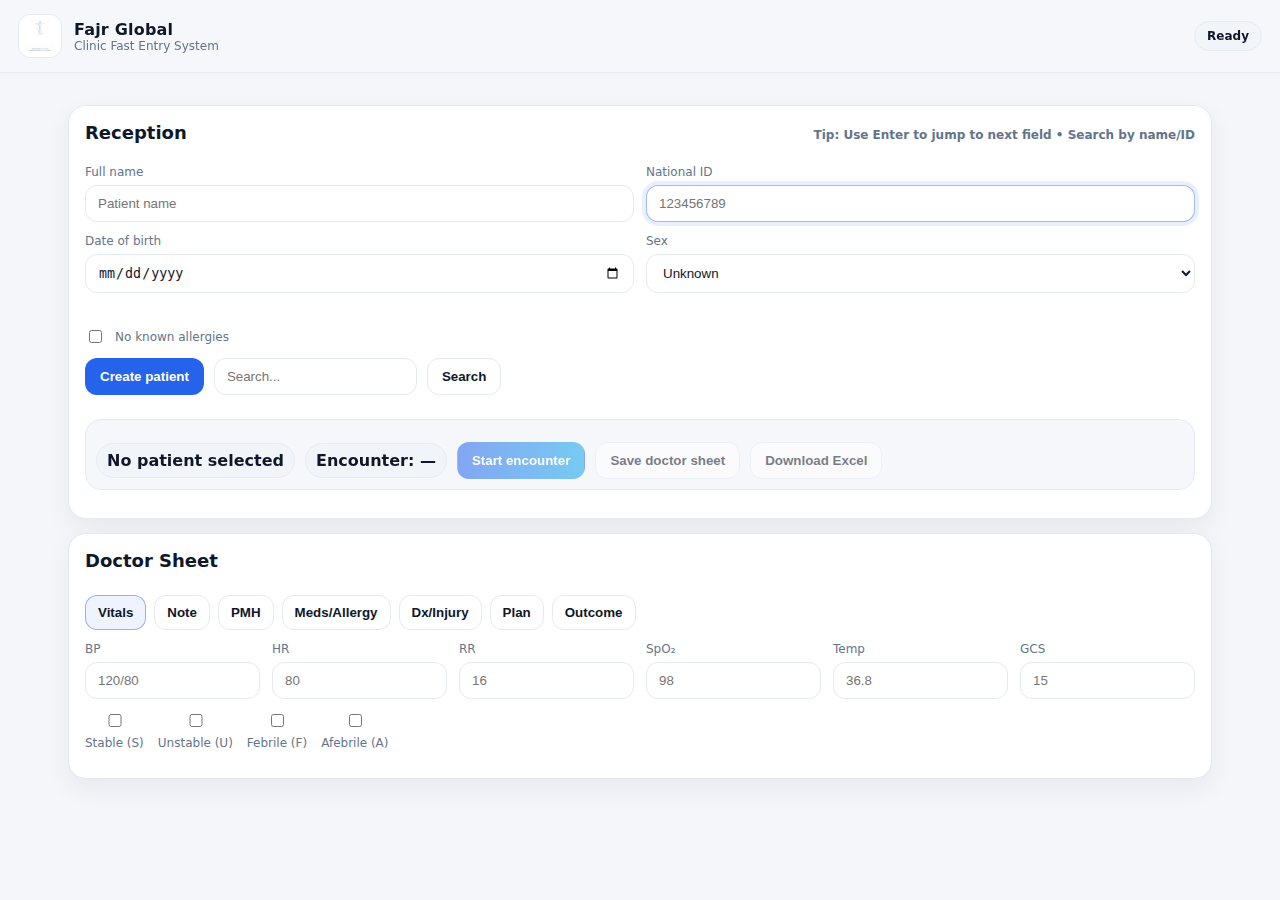
<file: frontend/index.html>
<!doctype html>
<html lang="en" dir="ltr">
<head>
  <meta charset="utf-8"/>
  <meta name="viewport" content="width=device-width,initial-scale=1"/>
  <meta name="color-scheme" content="light">
  <title>Fajr Global - Clinic System</title>
  <link rel="stylesheet" href="./styles.css"/>
</head>
<body>
<header class="topbar">
  <div class="brand">
    <img class="logo" src="./assets/fajr_mark.png" alt="Fajr Global"/>
    <div>
      <div class="t1">Fajr Global</div>
      <div class="t2">Clinic Fast Entry System</div>
    </div>
  </div>
  <div class="right">
    <div id="status" class="pill">Ready</div>
  </div>
</header>

<main class="wrap">
  <section class="card" id="reception">
    <div class="sectionTitle">
      <h2>Reception</h2>
      <div class="small">Tip: Use <b>Enter</b> to jump to next field • Search by name/ID</div>
    </div>

    <div class="grid2">
      <label>Full name
        <input id="p_full" placeholder="Patient name"/>
      </label>

      <label>National ID
        <input id="p_id" inputmode="numeric" placeholder="123456789"/>
      </label>

      <label>Date of birth
        <input id="p_dob" type="date"/>
      </label>

      <label>Sex
        <select id="p_sex">
          <option value="unknown">Unknown</option>
          <option value="male">Male</option>
          <option value="female">Female</option>
        </select>
      </label>

      <label class="inline">
        <input id="p_nka" type="checkbox"/>
        No known allergies
      </label>
    </div>

    <div class="row">
      <button id="btn_create">Create patient</button>
      <input id="q" placeholder="Search..." />
      <button id="btn_search" class="sec">Search</button>
    </div>

    <div id="list" class="list"></div>

    <div class="stickyBar">
      <div class="row">
        <div class="chip" id="sel">No patient selected</div>
        <div class="chip" id="enc">Encounter: —</div>
        <button id="btn_start" class="acc" disabled>Start encounter</button>
        <button id="btn_load" class="sec" disabled>Save doctor sheet</button>
        <button id="btn_export" class="sec" disabled>Download Excel</button>
      </div>
    </div>
  </section>

  <section class="card">
    <div class="sectionTitle">
      <h2>Doctor Sheet</h2>
    </div>

    <div class="tabs" id="tabs">
      <button class="tab on" data-k="v">Vitals</button>
      <button class="tab" data-k="n">Note</button>
      <button class="tab" data-k="pmh">PMH</button>
      <button class="tab" data-k="m">Meds/Allergy</button>
      <button class="tab" data-k="dx">Dx/Injury</button>
      <button class="tab" data-k="pl">Plan</button>
      <button class="tab" data-k="o">Outcome</button>
    </div>

    <div class="pane on" id="p_v">
      <div class="gridAuto">
        <label>BP<input id="v_bp" placeholder="120/80"/></label>
        <label>HR<input id="v_hr" inputmode="numeric" placeholder="80"/></label>
        <label>RR<input id="v_rr" inputmode="numeric" placeholder="16"/></label>
        <label>SpO₂<input id="v_spo2" inputmode="numeric" placeholder="98"/></label>
        <label>Temp<input id="v_temp" inputmode="decimal" placeholder="36.8"/></label>
        <label>GCS<input id="v_gcs" inputmode="numeric" placeholder="15"/></label>
      </div>
      <div class="checks">
        <label><input id="f_stable" type="checkbox"/> Stable (S)</label>
        <label><input id="f_unstable" type="checkbox"/> Unstable (U)</label>
        <label><input id="f_febrile" type="checkbox"/> Febrile (F)</label>
        <label><input id="f_afebrile" type="checkbox"/> Afebrile (A)</label>
      </div>
    </div>

    <div class="pane" id="p_n">
      <div class="grid2">
        <label>Chief complaint<textarea id="n_cc" rows="2"></textarea></label>
        <label>Clinical summary<textarea id="n_sum" rows="2"></textarea></label>
        <label style="grid-column:1/-1;">History of present illness (HPI)
          <textarea id="n_hpi" rows="4"></textarea>
        </label>
      </div>
    </div>

    <div class="pane" id="p_pmh">
      <div class="grid3">
        <label><input id="pmh_htn" type="checkbox"/> Hypertension</label>
        <label><input id="pmh_dm" type="checkbox"/> Diabetes</label>
        <label><input id="pmh_ckd" type="checkbox"/> Chronic kidney disease</label>
        <label><input id="pmh_cld" type="checkbox"/> COPD/Asthma</label>
        <label><input id="pmh_stroke" type="checkbox"/> Stroke/TIA</label>
        <label><input id="pmh_malig" type="checkbox"/> Malignancy</label>
      </div>
      <div class="grid2">
        <label>CML status
          <select id="pmh_cml">
            <option value="">—</option>
            <option value="controlled">Controlled</option>
            <option value="uncontrolled">Uncontrolled</option>
          </select>
        </label>
        <label>Other chronic illness (specify)
          <input id="pmh_other" placeholder="..."/>
        </label>
      </div>
    </div>

    <div class="pane" id="p_m">
      <div class="grid3">
        <label><input id="m_anticoag" type="checkbox"/> Anticoagulants</label>
        <label><input id="m_antiplate" type="checkbox"/> Antiplatelets</label>
        <label><input id="m_steroids" type="checkbox"/> Steroids</label>
      </div>
      <div class="grid2">
        <label>Drug allergy
          <select id="a_drug"><option value="">—</option><option value="yes">Yes</option><option value="no">No</option></select>
        </label>
        <label>Food allergy
          <select id="a_food"><option value="">—</option><option value="yes">Yes</option><option value="no">No</option></select>
        </label>
        <label style="grid-column:1/-1;">Reaction
          <input id="a_reaction" placeholder="e.g., rash, swelling..."/>
        </label>
        <label style="grid-column:1/-1;">Current medications
          <textarea id="m_list" rows="5" placeholder="1) ..."></textarea>
        </label>
      </div>
    </div>

    <div class="pane" id="p_dx">
      <div class="grid2">
        <label>Diagnosis 1<input id="dx1"/></label>
        <label>Diagnosis 2<input id="dx2"/></label>
        <label>Injury date<input id="inj_date" type="date"/></label>
        <label>Etiology
          <select id="inj_et">
            <option value="">—</option>
            <option value="rta">Road traffic accident</option>
            <option value="fall">Fall</option>
            <option value="blast_war">Blast/War-related</option>
            <option value="other">Other</option>
          </select>
        </label>
        <label>Laterality
          <select id="inj_lat">
            <option value="">—</option>
            <option value="right">Right</option>
            <option value="left">Left</option>
            <option value="bilateral">Bilateral</option>
            <option value="na">N/A</option>
          </select>
        </label>
        <label>Other details<input id="inj_other"/></label>
      </div>
    </div>

    <div class="pane" id="p_pl">
      <div class="grid2">
        <label>Labs / investigations<textarea id="pl_labs" rows="4"></textarea></label>
        <label>Plan / follow-up<textarea id="pl_plan" rows="4"></textarea></label>
        <label style="grid-column:1/-1;">Prescription<textarea id="pl_rx" rows="4"></textarea></label>
      </div>
    </div>

    <div class="pane" id="p_o">
      <div class="grid2">
        <label>Disposition
          <select id="o_disp">
            <option value="">—</option>
            <option value="admitted">Admitted</option>
            <option value="discharge">Discharge</option>
            <option value="transferred">Transferred</option>
            <option value="deceased">Deceased</option>
          </select>
        </label>
        <label>Destination
          <select id="o_dest">
            <option value="">—</option>
            <option value="ward">Ward</option>
            <option value="icu">ICU</option>
            <option value="home">Home</option>
            <option value="other">Other facility</option>
          </select>
        </label>
      </div>
    </div>
  </section>
</main>

<script src="./app.js"></script>
</body>
</html>
</file>
<file: frontend/styles.css>
:root{
  --bg:#f4f6fa;
  --card:#ffffff;
  --border:#e5eaf2;
  --text:#0f172a;
  --muted:#64748b;
  --primary:#2563eb;
  --primary2:#0ea5e9;
  --chip:#f1f5f9;
  --shadow: 0 10px 28px rgba(15, 23, 42, 0.06);
}

*{box-sizing:border-box}
body{
  margin:0;
  font-family:system-ui, "Segoe UI", Arial, sans-serif;
  background:var(--bg);
  color:var(--text);
}

.topbar{
  display:flex;
  justify-content:space-between;
  align-items:center;
  padding:14px 18px;
  border-bottom:1px solid var(--border);
  position:sticky;
  top:0;
  background:rgba(244,246,250,.92);
  backdrop-filter:blur(8px);
  z-index:5;
}

.brand{display:flex;align-items:center;gap:12px}
.logo{
  width:44px;height:44px;
  border-radius:12px;
  padding:6px;
  background:#fff;
  border:1px solid var(--border);
}
.t1{font-weight:900;letter-spacing:.2px}
.t2{font-size:12px;color:var(--muted)}
.right{display:flex;align-items:center;gap:10px}

.pill{
  padding:7px 12px;
  border-radius:999px;
  border:1px solid var(--border);
  background:var(--chip);
  font-weight:800;
  color:var(--text);
  font-size:12px;
}

.wrap{max-width:1180px;margin:0 auto;padding:18px}

.card{
  background:var(--card);
  border:1px solid var(--border);
  border-radius:18px;
  padding:16px;
  margin:14px 0;
  box-shadow:var(--shadow);
}

h2{margin:0 0 12px 0;font-size:18px}

.grid2{display:grid;grid-template-columns:1fr 1fr;gap:12px}
.gridAuto{
  display:grid;
  grid-template-columns: repeat(auto-fit, minmax(160px, 1fr));
  gap:12px;
}
.grid3{display:grid;grid-template-columns:repeat(auto-fit, minmax(180px, 1fr));gap:10px}

label{
  display:flex;
  flex-direction:column;
  gap:6px;
  font-size:12px;
  color:var(--muted);
}

label.inline{
  flex-direction:row;
  align-items:center;
  gap:10px;
  margin-top:22px;
  color:var(--muted);
}

input,select,textarea{
  padding:10px 12px;
  border-radius:12px;
  border:1px solid var(--border);
  background:#fff;
  color:var(--text);
  outline:none;
}

input:focus,select:focus,textarea:focus{
  border-color:rgba(37,99,235,.45);
  box-shadow:0 0 0 4px rgba(37,99,235,.10);
}

textarea{resize:vertical;min-height:44px}

.row{
  display:flex;
  gap:10px;
  align-items:center;
  flex-wrap:wrap;
  margin-top:12px;
}

button{
  border:1px solid transparent;
  border-radius:12px;
  padding:10px 14px;
  font-weight:900;
  cursor:pointer;
  background:var(--primary);
  color:#fff;
  transition:transform .06s ease, filter .15s ease;
}
button:hover{filter:brightness(1.03)}
button:active{transform:translateY(1px)}

button.sec{
  background:#fff;
  color:var(--text);
  border-color:var(--border);
}
button.acc{
  background:linear-gradient(90deg,var(--primary),var(--primary2));
}

button:disabled{opacity:.55;cursor:not-allowed}

.list{display:grid;gap:10px;margin-top:12px}
.it{
  padding:12px;
  border-radius:14px;
  border:1px solid var(--border);
  background:#fff;
}

.chip{
  padding:7px 10px;
  border-radius:999px;
  border:1px solid var(--border);
  background:var(--chip);
  font-weight:900;
}

.kbd{
  font-size:11px;
  color:var(--muted);
  background:#fff;
  border:1px solid var(--border);
  border-radius:10px;
  padding:6px 10px;
}

.tabs{
  display:flex;
  gap:8px;
  flex-wrap:wrap;
  margin:12px 0;
}
.tab{
  background:#fff;
  border:1px solid var(--border);
  color:var(--text);
  padding:9px 12px;
  border-radius:12px;
  font-weight:900;
}
.tab.on{
  border-color:rgba(37,99,235,.45);
  background:rgba(37,99,235,.08);
}

.pane{display:none}
.pane.on{display:block}

.checks{
  display:flex;
  flex-wrap:wrap;
  gap:14px;
  margin:12px 0;
  color:var(--muted);
}

.sectionTitle{
  display:flex;
  align-items:baseline;
  justify-content:space-between;
  gap:10px;
  margin-bottom:10px;
}
.small{font-size:12px;color:var(--muted);font-weight:700}

.stickyBar{
  position:sticky;
  top:72px;
  z-index:4;
  background:rgba(244,246,250,.85);
  backdrop-filter:blur(8px);
  padding:10px;
  border-radius:16px;
  border:1px solid var(--border);
  margin:12px 0;
}

@media (max-width:980px){
  .grid2{grid-template-columns:1fr}
  .tabs{flex-wrap:nowrap;overflow:auto;padding-bottom:6px}
  .tabs::-webkit-scrollbar{height:8px}
}
</file>
